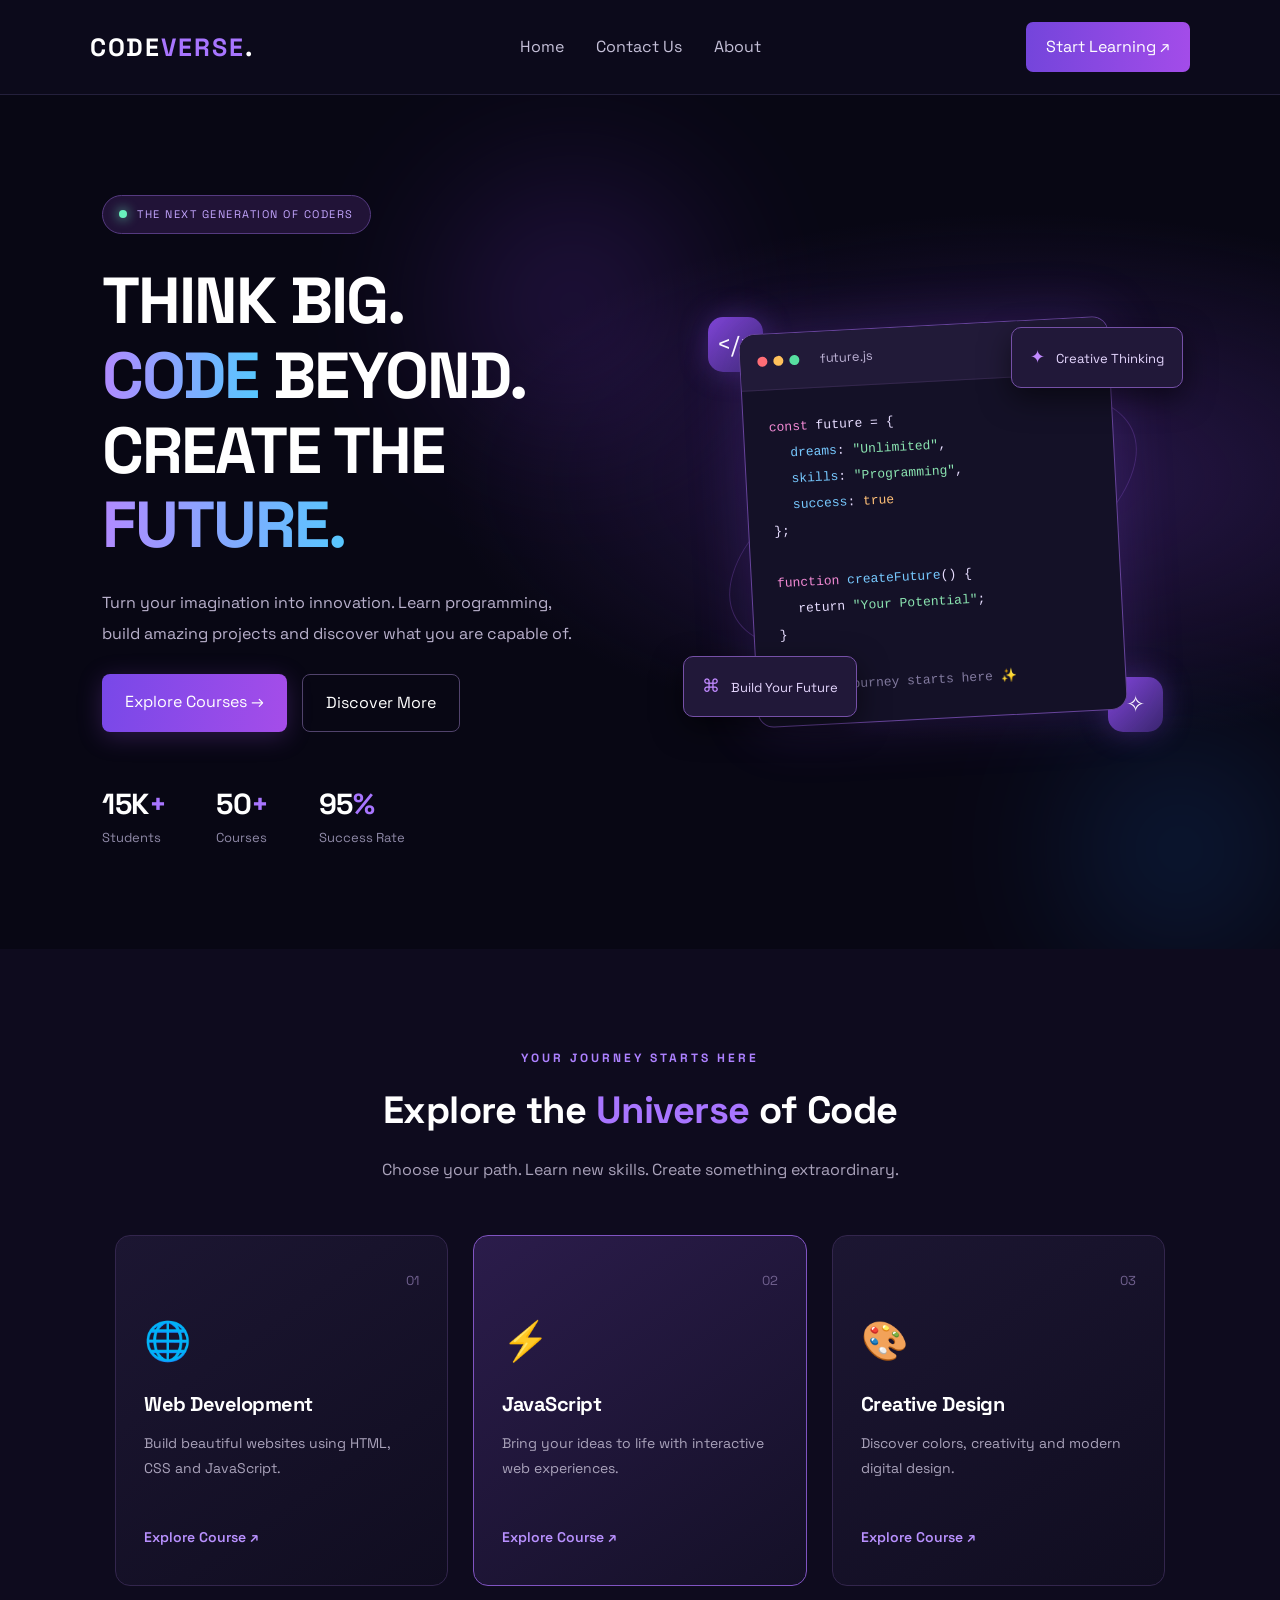
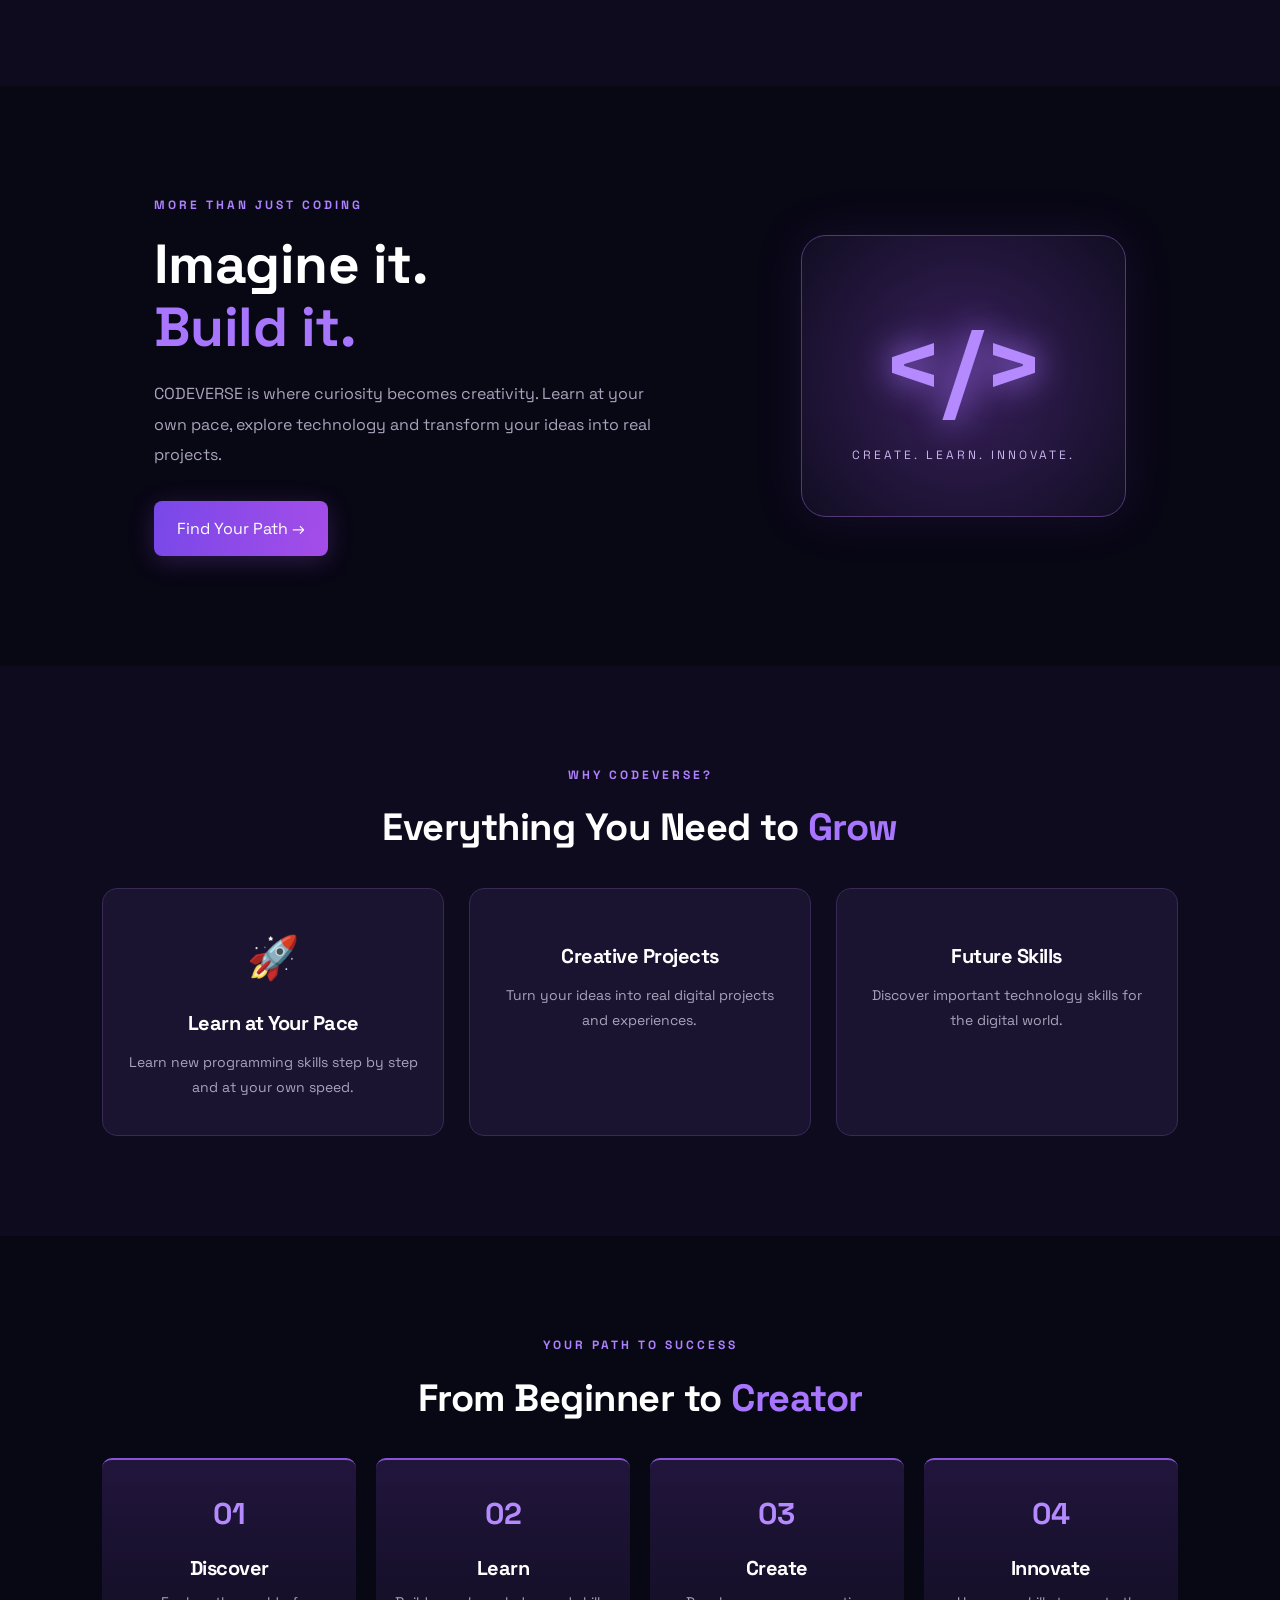
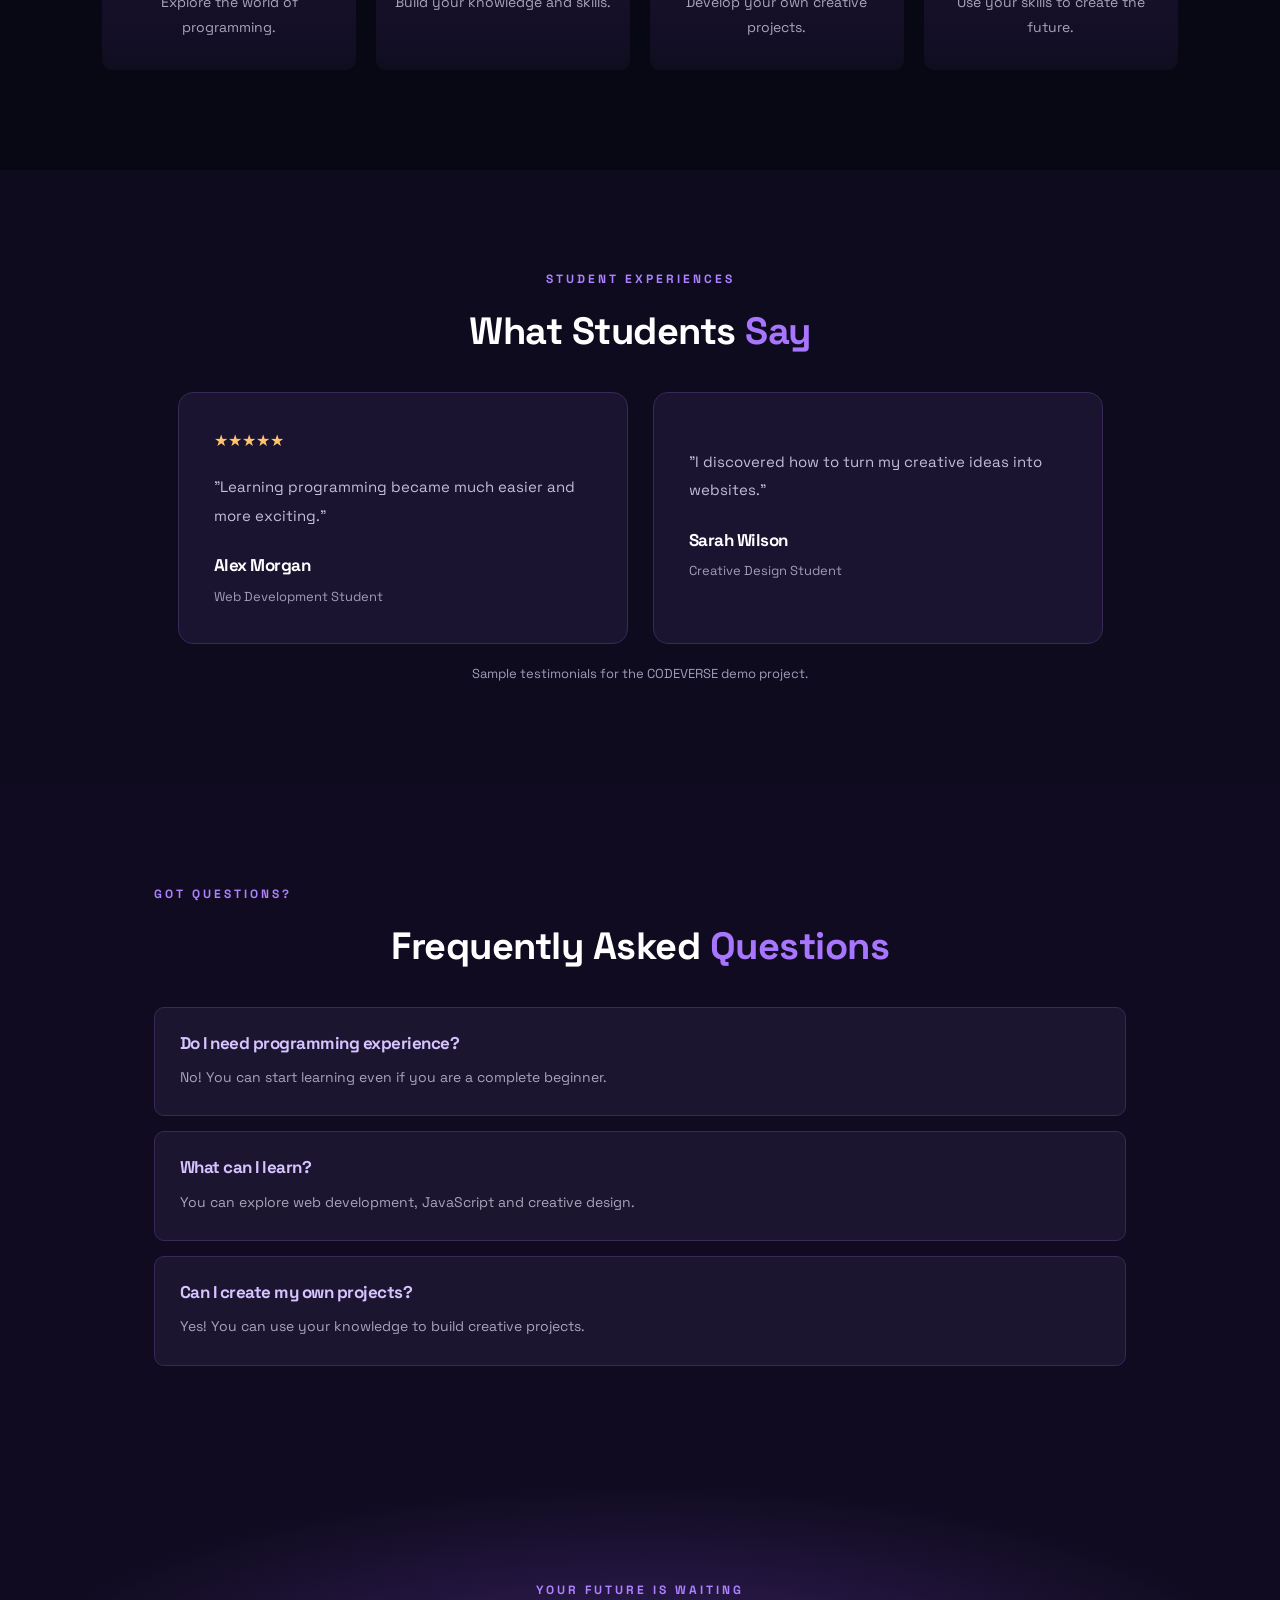
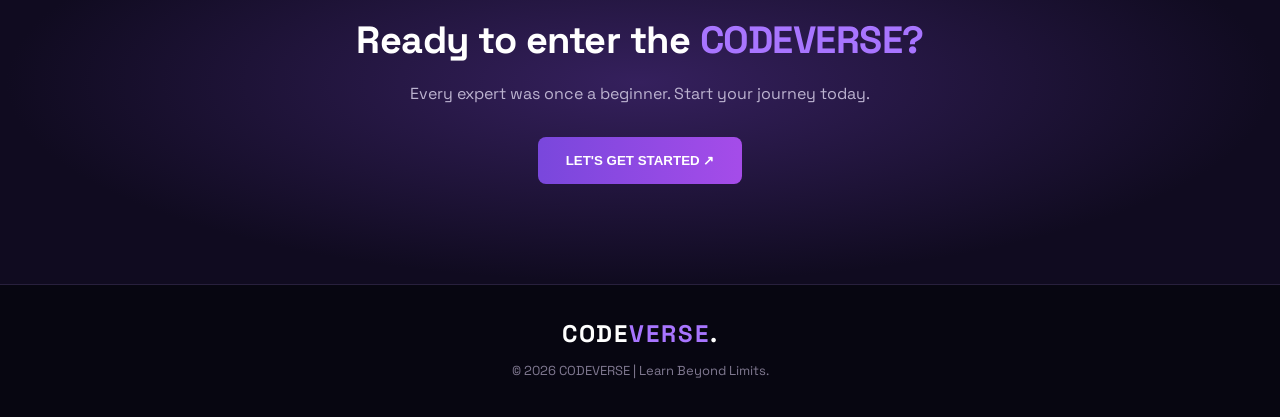
<file: html/index.html>
<!DOCTYPE html>
<html lang="en">
<head>
    <meta charset="UTF-8">
    <meta name="viewport" content="width=device-width, initial-scale=1.0">

    <title>CODEVERSE - Future Starts Here</title>

    
    <link rel="stylesheet" href="../css/index.css">
</head>

<body>

    
    <header>
        <nav class="navbar">
            <h2 class="logo">CODE<span>VERSE</span>.</h2>

            <div class="nav-links">
                <a href="index.html">Home</a>
                <a href ="contact.html">Contact Us</a>
                <a href="about.html">About</a>
            
                

            </div>

            <a href="#courses" class="nav-btn">Start Learning ↗</a>
        </nav>
    </header>

    <main>

      
        <section class="hero" id="home">

            <div class="glow glow-one"></div>
            <div class="glow glow-two"></div>

            <div class="hero-content">

                <div class="tag">
                    <span class="live-dot"></span>
                    THE NEXT GENERATION OF CODERS
                </div>

                <h1>
                    THINK BIG.<br>
                    <span>CODE</span> BEYOND.<br>
                    CREATE THE <span>FUTURE.</span>
                </h1>

                <p class="hero-description">
                    Turn your imagination into innovation.
                    Learn programming, build amazing projects
                    and discover what you are capable of.
                </p>

                <div class="hero-buttons">
                    <a href="#courses" class="primary-btn">
                        Explore Courses →
                    </a>

                    <a href="#about" class="secondary-btn">
                        Discover More
                    </a>
                </div>

                <div class="numbers">
                    <div>
                        <h2>15K<span>+</span></h2>
                        <p>Students</p>
                    </div>

                    <div>
                        <h2>50<span>+</span></h2>
                        <p>Courses</p>
                    </div>

                    <div>
                        <h2>95<span>%</span></h2>
                        <p>Success Rate</p>
                    </div>
                </div>

            </div>

            <div class="visual-area">

                <div class="orbit orbit-one"></div>
                <div class="orbit orbit-two"></div>

                <div class="floating-card card-top">
                    <span>✦</span> Creative Thinking
                </div>

                <div class="main-code-card">

                    <div class="code-header">

                        <div class="window-dots">
                            <i></i>
                            <i></i>
                            <i></i>
                        </div>

                        <span>future.js</span>

                    </div>

                    <div class="code-content">

                        <p><span class="pink">const</span> future = {</p>

                        <p class="indent">
                            <span class="blue">dreams</span>:
                            <span class="green">"Unlimited"</span>,
                        </p>

                        <p class="indent">
                            <span class="blue">skills</span>:
                            <span class="green">"Programming"</span>,
                        </p>

                        <p class="indent">
                            <span class="blue">success</span>:
                            <span class="orange">true</span>
                        </p>

                        <p>};</p>

                        <br>

                        <p>
                            <span class="pink">function</span>
                            <span class="blue">createFuture</span>() {
                        </p>

                        <p class="indent">
                            return <span class="green">"Your Potential"</span>;
                        </p>

                        <p>}</p>

                        <br>

                        <p class="comment">
                            // Your journey starts here ✨
                        </p>

                    </div>
                </div>

                <div class="floating-card card-bottom">
                    <span>⌘</span> Build Your Future
                </div>

                <div class="circle-icon icon-one">&lt;/&gt;</div>
                <div class="circle-icon icon-two">✧</div>

            </div>

        </section>



        <section class="courses" id="courses">

            <div class="section-label">
                YOUR JOURNEY STARTS HERE
            </div>

            <h2>Explore the <span>Universe</span> of Code</h2>

            <p class="section-description">
                Choose your path. Learn new skills.
                Create something extraordinary.
            </p>

            <div class="course-container">

                <div class="course-card">

                    <div class="course-number">01</div>
                    <div class="course-icon">🌐</div>

                    <h3>Web Development</h3>

                    <p>
                        Build beautiful websites using HTML, CSS and JavaScript.
                    </p>

                    <a href="#contact"
                       onclick="exploreCourse('Web Development')">
                        Explore Course ↗
                    </a>

                </div>


                <div class="course-card featured">

                    <div class="course-number">02</div>
                    <div class="course-icon">⚡</div>

                    <h3>JavaScript</h3>

                    <p>
                        Bring your ideas to life with interactive web experiences.
                    </p>

                    <a href="#contact"
                       onclick="exploreCourse('JavaScript')">
                        Explore Course ↗
                    </a>

                </div>


                <div class="course-card">

                    <div class="course-number">03</div>
                    <div class="course-icon">🎨</div>

                    <h3>Creative Design</h3>

                    <p>
                        Discover colors, creativity and modern digital design.
                    </p>

                    <a href="#contact"
                       onclick="exploreCourse('Creative Design')">
                        Explore Course ↗
                    </a>

                </div>

            </div>

        </section>


        <section class="about" id="about">

            <div class="about-box">

                <div class="section-label">
                    MORE THAN JUST CODING
                </div>

                <h2>
                    Imagine it.<br>
                    <span>Build it.</span>
                </h2>

                <p>
                    CODEVERSE is where curiosity becomes creativity.
                    Learn at your own pace, explore technology
                    and transform your ideas into real projects.
                </p>

                <a href="#courses" class="primary-btn">
                    Find Your Path →
                </a>

            </div>

            <div class="about-symbol">

                <div class="big-symbol">&lt;/&gt;</div>

                <p>CREATE. LEARN. INNOVATE.</p>

            </div>

        </section>


   
        <section class="why-us">

            <div class="section-label">WHY CODEVERSE?</div>

            <h2>Everything You Need to <span>Grow</span></h2>

            <div class="features">

                <div class="feature-card">

                    <div class="feature-icon">🚀</div>

                    <h3>Learn at Your Pace</h3>

                    <p>
                        Learn new programming skills step by step
                        and at your own speed.
                    </p>

                </div>


                <div class="feature-card">

                    <div class="feature-icon"></div>

                    <h3>Creative Projects</h3>

                    <p>
                        Turn your ideas into real digital
                        projects and experiences.
                    </p>

                </div>


                <div class="feature-card">

                    <div class="feature-icon"></div>

                    <h3>Future Skills</h3>

                    <p>
                        Discover important technology skills
                        for the digital world.
                    </p>

                </div>

            </div>

        </section>


      
        <section class="journey">

            <div class="section-label">YOUR PATH TO SUCCESS</div>

            <h2>From Beginner to <span>Creator</span></h2>

            <div class="steps">

                <div class="step">
                    <span>01</span>
                    <h3>Discover</h3>
                    <p>Explore the world of programming.</p>
                </div>

                <div class="step">
                    <span>02</span>
                    <h3>Learn</h3>
                    <p>Build your knowledge and skills.</p>
                </div>

                <div class="step">
                    <span>03</span>
                    <h3>Create</h3>
                    <p>Develop your own creative projects.</p>
                </div>

                <div class="step">
                    <span>04</span>
                    <h3>Innovate</h3>
                    <p>Use your skills to create the future.</p>
                </div>

            </div>

        </section>



        <section class="reviews">

            <div class="section-label">STUDENT EXPERIENCES</div>

            <h2>What Students <span>Say</span></h2>

            <div class="review-container">

                <div class="review-card">

                    <div class="stars">★★★★★</div>

                    <p>
                        "Learning programming became much easier
                        and more exciting."
                    </p>

                    <h3>Alex Morgan</h3>

                    <span>Web Development Student</span>

                </div>


                <div class="review-card">

                    <div class="stars"></div>

                    <p>
                        "I discovered how to turn my creative
                        ideas into websites."
                    </p>

                    <h3>Sarah Wilson</h3>

                    <span>Creative Design Student</span>

                </div>

            </div>

            <p class="review-note">
                Sample testimonials for the CODEVERSE demo project.
            </p>

        </section>


   
        <section class="faq">

            <div class="section-label">GOT QUESTIONS?</div>

            <h2>Frequently Asked <span>Questions</span></h2>

            <div class="faq-item">

                <h3>Do I need programming experience?</h3>

                <p>
                    No! You can start learning even if you are
                    a complete beginner.
                </p>

            </div>

            <div class="faq-item">

                <h3>What can I learn?</h3>

                <p>
                    You can explore web development,
                    JavaScript and creative design.
                </p>

            </div>

            <div class="faq-item">

                <h3>Can I create my own projects?</h3>

                <p>
                    Yes! You can use your knowledge
                    to build creative projects.
                </p>

            </div>

        </section>


        
        <section class="contact" id="contact">

            <div class="section-label">
                YOUR FUTURE IS WAITING
            </div>

            <h2>
                Ready to enter the <span>CODEVERSE?</span>
            </h2>

            <p>
                Every expert was once a beginner.
                Start your journey today.
            </p>

            <button onclick="welcome()">
                LET'S GET STARTED ↗
            </button>

        </section>

    </main>


  
    <footer>

        <h2>CODE<span>VERSE</span>.</h2>

        <p>
            © 2026 CODEVERSE | Learn Beyond Limits.
        </p>

    </footer>


 
    <script src="../js/index.js"></script>

</body>
</html>
</file>
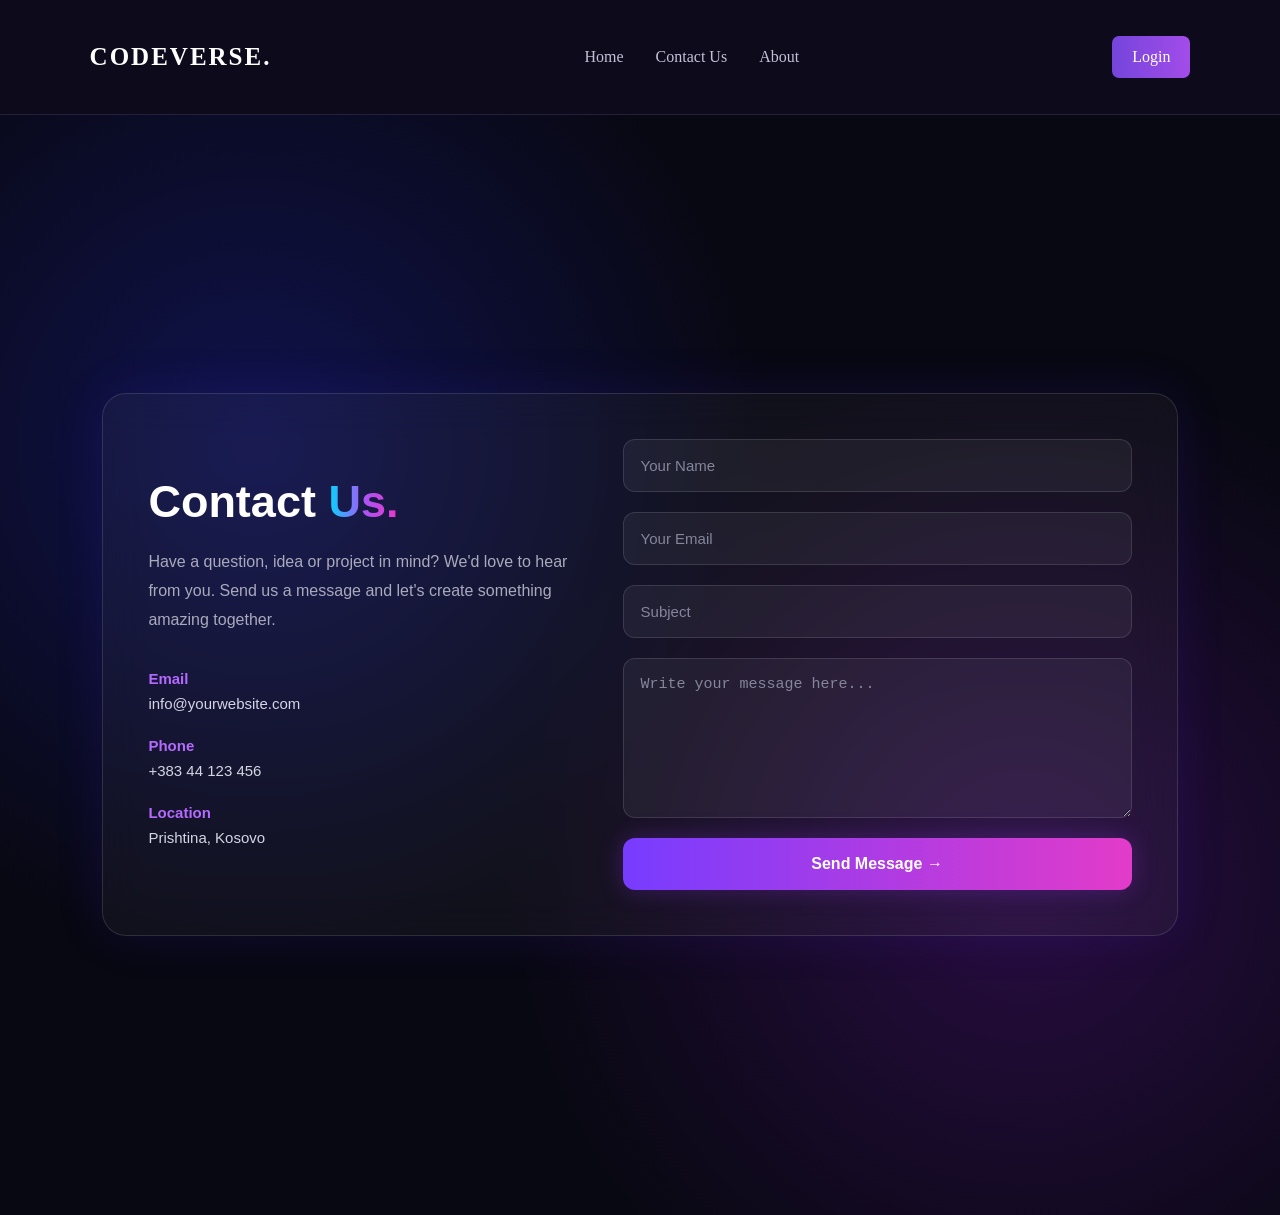
<file: html/contact.html>
<!DOCTYPE html>
<html lang="en">
<head>
    <meta charset="UTF-8">
    <meta name="viewport" content="width=device-width, initial-scale=1.0">
    <link rel="stylesheet" href="../css/contact.css">
    <link rel="stylesheet" href="https://cdnjs.cloudflare.com/ajax/libs/font-awesome/6.5.2/css/all.min.css" />

    <title>Contact us</title>
</head>
<body>

    <header>
        <nav class="navbar">
            <h2 class="logo">CODE<span>VERSE</span>.</h2>

            <div class="nav-links">
                <a href="index.html">Home</a>
                <a href ="contact.html">Contact Us</a>
                <a href="about.html">About</a>
            
                

            </div>

            <a href="sign_in.html" class="nav-btn">Login</a>
        </nav>
    </header>

<section class="contact-section">

    <div class="contact-container">

        <!-- LEFT SIDE -->
        <div class="contact-info">

            <h1>Contact <span>Us.</span></h1>

            <p>
                Have a question, idea or project in mind?
                We'd love to hear from you.
                Send us a message and let's create something amazing together.
            </p>

            <div class="contact-detail">
                <strong>Email</strong>
                info@yourwebsite.com
            </div>

            <div class="contact-detail">
                <strong>Phone</strong>
                +383 44 123 456
            </div>

            <div class="contact-detail">
                <strong>Location</strong>
                Prishtina, Kosovo
            </div>

        </div>


        <!-- RIGHT SIDE - FORM -->
        <form class="contact-form" action="#" method="POST">

            <input
                type="text"
                name="name"
                placeholder="Your Name"
                required
            >

            <input
                type="email"
                name="email"
                placeholder="Your Email"
                required
            >

            <input
                type="text"
                name="subject"
                placeholder="Subject"
                required
            >

            <textarea
                name="message"
                placeholder="Write your message here..."
                required
            ></textarea>

            <button type="submit">
                Send Message →
            </button>

        </form>

    </div>

</section>
<script src="C:\Users\Student\Desktop\CODEVERSE-team\js\contact.js"></script>
</body>
</html>
</file>
<file: css/index.css>
@import url('https://fonts.googleapis.com/css2?family=Space+Grotesk:wght@400;500;600;700&display=swap');



* {
    margin: 0;
    padding: 0;
    box-sizing: border-box;
    scroll-behavior: smooth;
}

body {
    background: #080714;
    color: white;
    font-family: 'Space Grotesk', Arial, sans-serif;
    line-height: 1.6;
    overflow-x: hidden;
}

h1, h2, h3 {
    line-height: 1.2;
    font-weight: 700;
    letter-spacing: -0.5px;
}

.logo span,
footer span {
    color: #a875ff;
}



header {
    background: #0c0a1b;
    border-bottom: 1px solid #24203c;
    padding: 22px 7%;
    position: relative;
    z-index: 10;
}

.navbar {
    display: flex;
    align-items: center;
    justify-content: space-between;
}

.logo {
    font-size: 25px;
    letter-spacing: 2px;
}

.nav-links {
    display: flex;
    gap: 32px;
}

.nav-links a {
    text-decoration: none;
    color: #c5c0d8;
    transition: 0.3s;
}

.nav-links a:hover {
    color: #b58aff;
}

.nav-btn {
    text-decoration: none;
    color: white;
    background: linear-gradient(90deg, #7445db, #a34ce9);
    padding: 12px 20px;
    border-radius: 7px;
    transition: 0.3s;
}

.nav-btn:hover {
    transform: translateY(-3px);
    box-shadow: 0 5px 20px #a875ff55;
}



.hero {
    min-height: 720px;
    padding: 100px 8%;
    display: flex;
    align-items: center;
    justify-content: space-between;
    gap: 40px;
    position: relative;
    overflow: hidden;
    background:
        radial-gradient(ellipse at 80% 45%, #29174b 0%, transparent 40%),
        #080714;
}

.hero-content {
    max-width: 600px;
    position: relative;
    z-index: 2;
}

.tag {
    display: inline-flex;
    align-items: center;
    gap: 10px;
    color: #c4a6ff;
    border: 1px solid #553a80;
    background: #211337;
    padding: 10px 16px;
    border-radius: 30px;
    font-size: 11px;
    letter-spacing: 1.5px;
    margin-bottom: 30px;
}

.live-dot {
    width: 8px;
    height: 8px;
    background: #69f2bd;
    border-radius: 50%;
    box-shadow: 0 0 12px #69f2bd;
}

.hero h1 {
    font-size: clamp(42px, 5.2vw, 65px);
    line-height: 1.15;
    letter-spacing: -2px;
    margin-bottom: 25px;
}

.hero h1 span {
    background: linear-gradient(90deg, #b18aff, #57c7ff);
    background-clip: text;
    -webkit-background-clip: text;
    color: transparent;
}

.hero-description {
    color: #b9b1cc;
    line-height: 1.9;
    font-size: 16px;
    max-width: 470px;
    margin: 25px 0;
}

.hero-buttons {
    display: flex;
    gap: 15px;
    flex-wrap: wrap;
}

.primary-btn,
.secondary-btn {
    display: inline-block;
    text-decoration: none;
    padding: 15px 23px;
    border-radius: 8px;
    transition: 0.3s;
}

.primary-btn {
    background: linear-gradient(100deg, #7848e8, #a54de9);
    color: white;
    box-shadow: 0 5px 25px #914bdb44;
}

.secondary-btn {
    color: white;
    border: 1px solid #51436c;
}

.primary-btn:hover,
.secondary-btn:hover {
    transform: translateY(-5px);
}

.secondary-btn:hover {
    border-color: #b18aff;
}



.numbers {
    display: flex;
    gap: 50px;
    margin-top: 55px;
}

.numbers h2 {
    font-size: 29px;
}

.numbers h2 span {
    color: #a875ff;
}

.numbers p {
    color: #8f89a7;
    font-size: 13px;
    margin-top: 7px;
}



.visual-area {
    width: 490px;
    height: 450px;
    position: relative;
    display: flex;
    justify-content: center;
    align-items: center;
    flex-shrink: 0;
}

.main-code-card {
    width: 370px;
    background: #141127;
    border: 1px solid #67449b;
    border-radius: 16px;
    overflow: hidden;
    box-shadow: 0 0 60px #874de933;
    position: relative;
    z-index: 2;
    transform: rotate(-3deg);
    animation: float 5s ease-in-out infinite;
}

.code-header {
    display: flex;
    align-items: center;
    gap: 20px;
    padding: 17px;
    background: #211a38;
    border-bottom: 1px solid #34274d;
}

.code-header > span {
    color: #bcb1d4;
    font-size: 13px;
}

.window-dots {
    display: flex;
    gap: 6px;
}

.window-dots i {
    width: 10px;
    height: 10px;
    border-radius: 50%;
    background: #ff6d76;
}

.window-dots i:nth-child(2) {
    background: #ffc15b;
}

.window-dots i:nth-child(3) {
    background: #57dfa0;
}

.code-content {
    padding: 25px;
    font-family: monospace;
    font-size: 13px;
    line-height: 2;
    color: #e7ddff;
}

.indent {
    padding-left: 20px;
}

.pink {
    color: #f28ad4;
}

.blue {
    color: #77c9ff;
}

.green {
    color: #8be4b1;
}

.orange {
    color: #ffc078;
}

.comment {
    color: #827a9f;
}

.floating-card {
    position: absolute;
    z-index: 3;
    background: #211839;
    border: 1px solid #7550a7;
    padding: 15px 18px;
    border-radius: 10px;
    box-shadow: 0 10px 30px #0008;
    color: #e6d7ff;
    font-size: 13px;
}

.floating-card span {
    color: #c18aff;
    margin-right: 8px;
    font-size: 18px;
}

.card-top {
    top: 30px;
    right: -5px;
    animation: float 4s ease-in-out infinite;
}

.card-bottom {
    bottom: 30px;
    left: -5px;
    animation: float 5s ease-in-out infinite reverse;
}

.orbit {
    position: absolute;
    border: 1px solid #8150bd55;
    border-radius: 50%;
    transform: rotate(-25deg);
}

.orbit-one {
    width: 440px;
    height: 200px;
}

.orbit-two {
    width: 400px;
    height: 300px;
    transform: rotate(50deg);
}

.circle-icon {
    position: absolute;
    width: 55px;
    height: 55px;
    border-radius: 15px;
    display: grid;
    place-items: center;
    background: linear-gradient(135deg, #8045d8, #39266e);
    font-size: 23px;
    box-shadow: 0 0 30px #884de955;
}

.icon-one {
    top: 20px;
    left: 20px;
}

.icon-two {
    right: 15px;
    bottom: 15px;
}

.glow {
    position: absolute;
    border-radius: 50%;
    filter: blur(80px);
    opacity: 0.2;
    pointer-events: none;
}

.glow-one {
    width: 250px;
    height: 250px;
    background: #873de8;
    top: 10%;
    left: 35%;
}

.glow-two {
    width: 200px;
    height: 200px;
    background: #227be9;
    bottom: 0;
    right: 0;
}



.section-label {
    color: #ad81ff;
    font-size: 12px;
    letter-spacing: 3px;
    margin-bottom: 18px;
    font-weight: bold;
}



.courses {
    padding: 100px 8%;
    text-align: center;
    background: #0e0b1e;
}

.courses h2 {
    font-size: 38px;
    line-height: 1.3;
    margin-bottom: 20px;
}

.courses h2 span,
.contact h2 span {
    color: #a875ff;
}

.section-description {
    max-width: 600px;
    margin: 0 auto 50px;
    line-height: 1.8;
    color: #aaa3bb;
}

.course-container {
    display: flex;
    justify-content: center;
    gap: 25px;
}

.course-card {
    width: 31%;
    padding: 35px 28px;
    text-align: left;
    background: linear-gradient(145deg, #1c1632, #100d20);
    border: 1px solid #33264d;
    border-radius: 15px;
    position: relative;
    transition: 0.4s;
}

.course-card:hover {
    transform: translateY(-12px);
    border-color: #a875ff;
    box-shadow: 0 15px 40px #7845c522;
}

.course-card.featured {
    border-color: #8054c2;
    background: linear-gradient(145deg, #2b1c4b, #141027);
}

.course-number {
    color: #71618f;
    font-size: 13px;
    text-align: right;
}

.course-icon {
    font-size: 38px;
    margin: 20px 0;
}

.course-card h3 {
    font-size: 20px;
    margin-bottom: 15px;
}

.course-card p {
    color: #aaa3bb;
    font-size: 14px;
    line-height: 1.8;
    min-height: 75px;
}

.course-card a {
    display: inline-block;
    margin-top: 20px;
    color: #b991ff;
    text-decoration: none;
    font-size: 14px;
    font-weight: 600;
}

.course-card a:hover {
    color: white;
}



.about {
    padding: 110px 12%;
    display: flex;
    justify-content: space-between;
    align-items: center;
    gap: 50px;
    background: #080714;
}

.about-box {
    max-width: 550px;
}

.about h2 {
    font-size: 55px;
    line-height: 1.15;
    margin-bottom: 20px;
}

.about h2 span {
    color: #a875ff;
}

.about-box p {
    color: #aaa3bb;
    font-size: 16px;
    line-height: 1.9;
    max-width: 500px;
    margin-bottom: 30px;
}

.about-symbol {
    text-align: center;
    padding: 50px;
    border: 1px solid #523a79;
    border-radius: 25px;
    background: radial-gradient(circle, #38205b, #110d22);
    box-shadow: 0 0 50px #8145c322;
}

.big-symbol {
    font-size: 100px;
    font-weight: bold;
    color: #b58aff;
    text-shadow: 0 0 35px #a875ff;
}

.about-symbol p {
    color: #c9b5ec;
    font-size: 12px;
    letter-spacing: 3px;
}



.why-us,
.reviews {
    padding: 100px 8%;
    text-align: center;
    background: #0e0b1e;
}

.why-us h2,
.journey h2,
.reviews h2,
.faq h2 {
    font-size: 38px;
    line-height: 1.3;
    margin-bottom: 35px;
}

.why-us h2 span,
.journey h2 span,
.reviews h2 span,
.faq h2 span {
    color: #a875ff;
}

.features {
    display: flex;
    gap: 25px;
}

.feature-card {
    flex: 1;
    padding: 35px 25px;
    background: #1a1430;
    border: 1px solid #392956;
    border-radius: 15px;
    transition: 0.3s;
}

.feature-card:hover {
    transform: translateY(-10px);
    border-color: #a875ff;
}

.feature-icon {
    font-size: 42px;
    margin-bottom: 20px;
}

.feature-card h3 {
    font-size: 20px;
    margin-bottom: 15px;
}

.feature-card p {
    color: #aaa3bb;
    font-size: 14px;
    line-height: 1.8;
}



.journey {
    padding: 100px 8%;
    text-align: center;
    background: #080714;
}

.steps {
    display: flex;
    gap: 20px;
    justify-content: center;
}

.step {
    flex: 1;
    padding: 30px 15px;
    border-top: 2px solid #8854d6;
    background: linear-gradient(#21153c, #100d20);
    border-radius: 10px;
}

.step span {
    color: #b58aff;
    font-size: 30px;
    font-weight: bold;
}

.step h3 {
    font-size: 20px;
    margin: 18px 0 10px;
}

.step p {
    color: #aaa3bb;
    font-size: 14px;
    line-height: 1.8;
}



.review-container {
    display: flex;
    gap: 25px;
    justify-content: center;
}

.review-card {
    flex: 1;
    max-width: 450px;
    padding: 35px;
    text-align: left;
    background: #1a1430;
    border: 1px solid #392956;
    border-radius: 15px;
    transition: 0.3s;
}

.review-card:hover {
    border-color: #a875ff;
    transform: translateY(-5px);
}

.stars {
    color: #ffc56b;
    margin-bottom: 20px;
}

.review-card p {
    color: #c5bdd7;
    font-size: 15px;
    line-height: 1.9;
    margin-bottom: 25px;
}

.review-card h3 {
    font-size: 17px;
    margin-bottom: 7px;
}

.review-card span,
.review-note {
    color: #a49ab9;
    font-size: 13px;
}

.review-note {
    margin-top: 20px;
}



.faq {
    padding: 100px 12%;
    background: #100b20;
}

.faq h2 {
    text-align: center;
}

.faq-item {
    padding: 25px;
    margin-bottom: 15px;
    background: #1b1530;
    border: 1px solid #392956;
    border-radius: 10px;
    transition: 0.3s;
}

.faq-item:hover {
    border-color: #a875ff;
}

.faq-item h3 {
    color: #d6c3ff;
    font-size: 17px;
    margin-bottom: 12px;
}

.faq-item p {
    color: #aaa3bb;
    font-size: 14px;
    line-height: 1.8;
}



.contact {
    padding: 100px 20px;
    text-align: center;
    background: radial-gradient(ellipse at center, #35205d, #100b20 70%);
}

.contact h2 {
    font-size: 38px;
    margin-bottom: 18px;
}

.contact p {
    color: #bcb3d0;
    margin-bottom: 30px;
}

.contact button {
    background: linear-gradient(90deg, #7947dc, #a54ce9);
    color: white;
    border: none;
    padding: 16px 28px;
    border-radius: 8px;
    font-weight: bold;
    cursor: pointer;
    transition: 0.3s;
}

.contact button:hover {
    transform: translateY(-5px);
    box-shadow: 0 0 30px #a875ff77;
}



footer {
    background: #070611;
    padding: 35px 20px;
    text-align: center;
    border-top: 1px solid #28203d;
}

footer h2 {
    letter-spacing: 2px;
}

footer p {
    color: #807991;
    font-size: 13px;
    margin-top: 12px;
}



@keyframes float {
    0%, 100% {
        transform: translateY(0) rotate(-3deg);
    }

    50% {
        transform: translateY(-15px) rotate(-1deg);
    }
}



@media (max-width: 950px) {

    .hero {
        flex-direction: column;
        text-align: center;
    }

    .hero-content {
        margin: auto;
    }

    .hero-description {
        margin-left: auto;
        margin-right: auto;
    }

    .hero-buttons,
    .numbers {
        justify-content: center;
    }

    .visual-area {
        max-width: 100%;
    }

    .course-container {
        flex-wrap: wrap;
    }

    .course-card {
        width: 45%;
    }

    .about {
        flex-direction: column;
        text-align: center;
    }

    .about-box p {
        margin-left: auto;
        margin-right: auto;
    }
}



@media (max-width: 750px) {

    .features,
    .steps,
    .review-container {
        flex-direction: column;
    }

    .why-us h2,
    .journey h2,
    .reviews h2,
    .faq h2 {
        font-size: 29px;
    }

    .review-card {
        max-width: 100%;
    }
}



@media (max-width: 600px) {

    header {
        padding: 20px 5%;
    }

    .navbar {
        flex-direction: column;
        gap: 20px;
    }

    .nav-links {
        gap: 15px;
        flex-wrap: wrap;
        justify-content: center;
    }

    .nav-btn {
        display: none;
    }

    .hero {
        padding: 75px 6%;
    }

    .hero h1 {
        font-size: 40px;
        letter-spacing: -2px;
    }

    .hero-description {
        font-size: 14px;
    }

    .tag {
        font-size: 9px;
        letter-spacing: 1px;
    }

    .numbers {
        gap: 23px;
    }

    .numbers h2 {
        font-size: 23px;
    }

    .visual-area {
        width: 100%;
        height: 390px;
        transform: scale(0.85);
    }

    .main-code-card {
        width: 330px;
    }

    .course-card {
        width: 100%;
    }

    .courses h2,
    .why-us h2,
    .journey h2,
    .reviews h2,
    .faq h2,
    .contact h2 {
        font-size: 29px;
    }

    .about {
        padding: 80px 7%;
    }

    .about h2 {
        font-size: 42px;
    }

    .about-symbol {
        padding: 30px;
    }

    .big-symbol {
        font-size: 75px;
    }

    .courses,
    .why-us,
    .journey,
    .reviews {
        padding: 75px 6%;
    }

    .faq {
        padding: 75px 7%;
    }

    .contact {
        padding: 75px 15px;
    }

}
</file>
<file: css/contact.css>
header {
    background: #0c0a1b;
    border-bottom: 1px solid #24203c;
    padding: 22px 7%;
    position: relative;
    z-index: 10;
}

.navbar {
    display: flex;
    align-items: center;
    justify-content: space-between;
}

.logo {
    font-size: 25px;
    letter-spacing: 2px;
}

.nav-links {
    display: flex;
    gap: 32px;
}

.nav-links a {
    text-decoration: none;
    color: #c5c0d8;
    transition: 0.3s;
}

.nav-links a:hover {
    color: #b58aff;
}

.nav-btn {
    text-decoration: none;
    color: white;
    background: linear-gradient(90deg, #7445db, #a34ce9);
    padding: 12px 20px;
    border-radius: 7px;
    transition: 0.3s;
}

.nav-btn:hover {
    transform: translateY(-3px);
    box-shadow: 0 5px 20px #a875ff55;
}


body {
    min-height: 100vh;
    margin: 0;
    background:
        radial-gradient(
            circle at 35% 45%,
            rgba(30, 50, 255, 0.45) 0%,
            transparent 45%
        ),
        radial-gradient(
            circle at 75% 60%,
            rgba(150, 30, 255, 0.30) 0%,
            transparent 40%
        ),
        radial-gradient(
            circle at 50% 100%,
            rgba(0, 100, 255, 0.15),
            transparent 50%
        ),
        #080812;

    background-attachment: fixed;
    color: white;
}

/* Neon blue glow */
body::before {
    content: "";
    position: fixed;
    width: 500px;
    height: 500px;
    top: 20%;
    left: 20%;
    background: #2925ff;
    filter: blur(180px);
    opacity: 0.2;
    pointer-events: none;
    z-index: -1;
}


/* CONTACT US PAGE */

.contact-section {
    min-height: 100vh;
    padding: 100px 8%;
    display: flex;
    justify-content: center;
    align-items: center;

    background:
        radial-gradient(circle at 20% 30%,
            rgba(40, 50, 255, 0.25),
            transparent 40%),
        radial-gradient(circle at 80% 70%,
            rgba(170, 30, 255, 0.20),
            transparent 40%),
        #080812;

    font-family: Arial, sans-serif;
    color: white;
}

/* MAIN CONTAINER */

.contact-container {
    width: 100%;
    max-width: 1100px;
    display: grid;
    grid-template-columns: 1fr 1.2fr;
    gap: 50px;
    padding: 45px;

    background: rgba(255, 255, 255, 0.04);
    border: 1px solid rgba(255, 255, 255, 0.12);
    border-radius: 24px;

    backdrop-filter: blur(20px);
    box-shadow: 0 0 50px rgba(70, 40, 255, 0.12);
}

/* LEFT SIDE */

.contact-info h1 {
    font-size: 45px;
    margin-bottom: 20px;
}

.contact-info h1 span {
    background: linear-gradient(
        90deg,
        #00d9ff,
        #a855f7,
        #ed35c9
    );

    -webkit-background-clip: text;
    color: transparent;
}

.contact-info p {
    color: #aaaabd;
    line-height: 1.8;
    margin-bottom: 35px;
}

.contact-detail {
    margin: 25px 0;
    color: #d5d5e5;
    font-size: 15px;
}

.contact-detail strong {
    display: block;
    color: #b56aff;
    margin-bottom: 8px;
}

/* FORM */

.contact-form {
    display: flex;
    flex-direction: column;
    gap: 20px;
}

.contact-form input,
.contact-form textarea {
    width: 100%;
    padding: 17px;
    box-sizing: border-box;

    background: rgba(255,255,255,0.05);
    border: 1px solid rgba(255,255,255,0.12);
    border-radius: 12px;

    color: white;
    font-size: 15px;
    outline: none;
    transition: 0.3s;
}

.contact-form input::placeholder,
.contact-form textarea::placeholder {
    color: #85859c;
}

.contact-form input:focus,
.contact-form textarea:focus {
    border-color: #914cff;
    box-shadow: 0 0 15px rgba(145,76,255,0.25);
}

.contact-form textarea {
    min-height: 160px;
    resize: vertical;
}

/* BUTTON */

.contact-form button {
    padding: 17px;
    border: none;
    border-radius: 12px;

    background: linear-gradient(
        90deg,
        #773cff,
        #e33bc9
    );

    color: white;
    font-size: 16px;
    font-weight: bold;
    cursor: pointer;

    transition: 0.3s;
    box-shadow: 0 0 25px rgba(160,50,255,0.25);
}

.contact-form button:hover {
    transform: translateY(-4px);
    box-shadow: 0 0 35px rgba(160,50,255,0.5);
}

/* RESPONSIVE */

@media (max-width: 768px) {
    .contact-container {
        grid-template-columns: 1fr;
        padding: 25px;
        gap: 30px;
    }

    .contact-info h1 {
        font-size: 35px;
    }

    .contact-section {
        padding: 50px 5%;
    }
}
</file>
